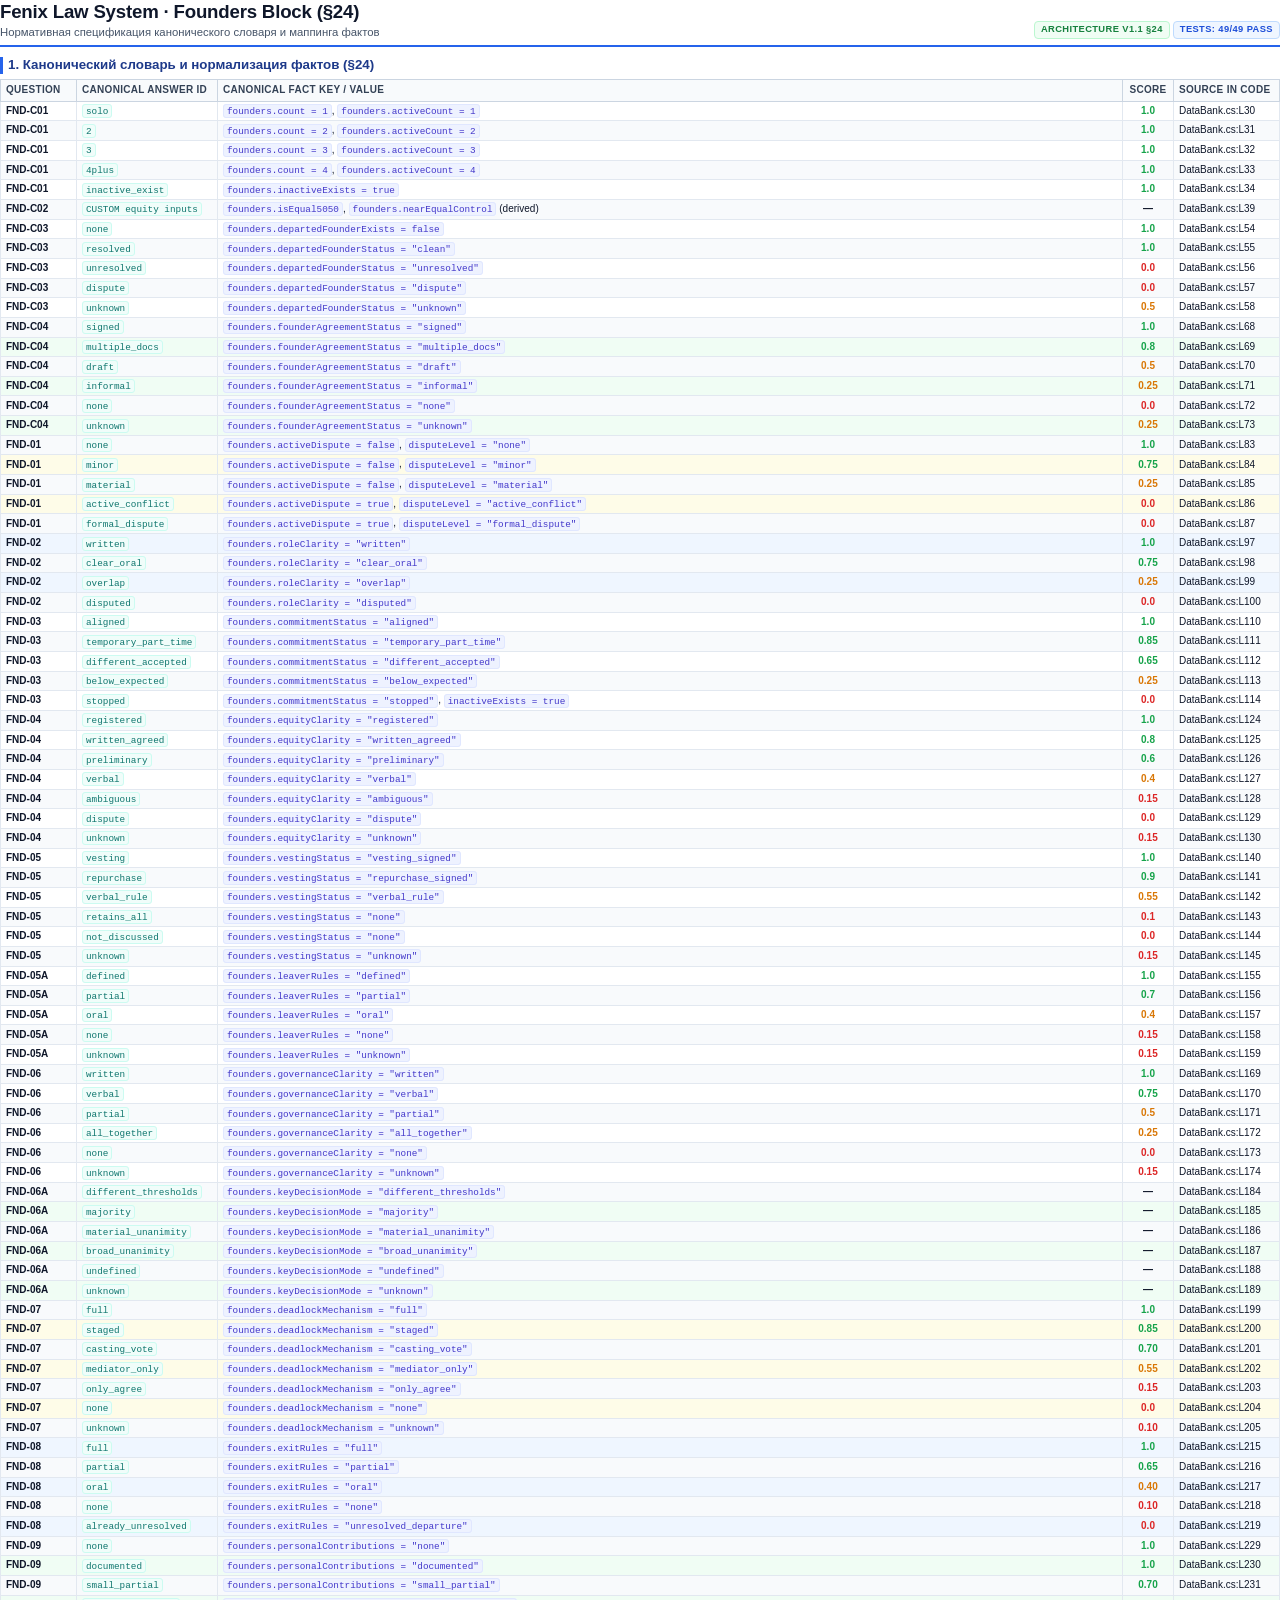
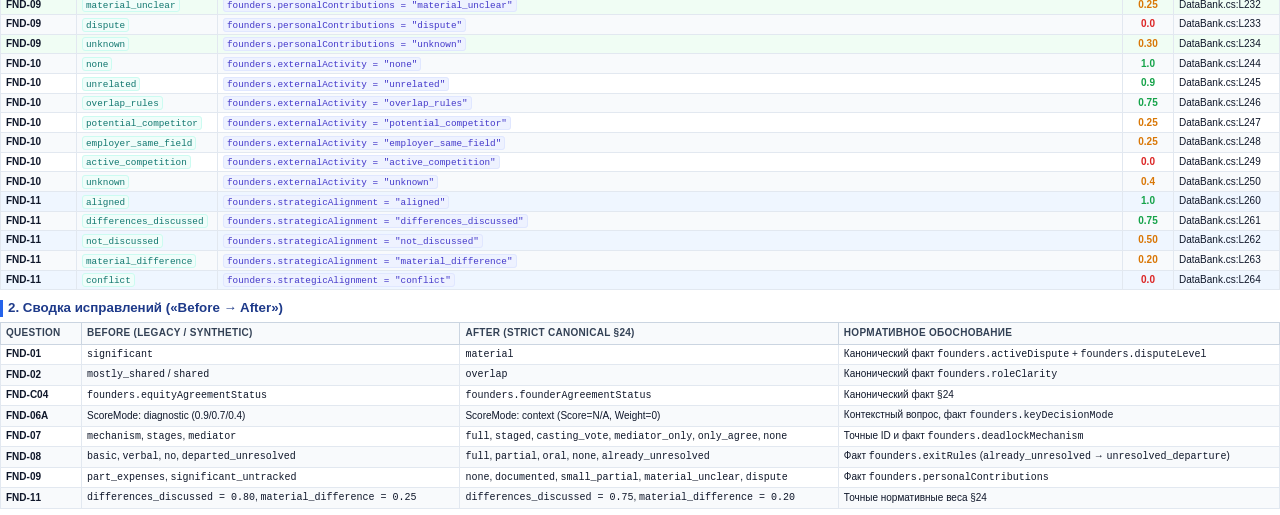
<file: founders_canonical_vocabulary_spec.html>
<!DOCTYPE html>
<html lang="ru">
<head>
<meta charset="UTF-8">
<title>Fenix Law System · Founders Block Canonical Vocabulary §24</title>
<style>
    @page {
        size: A4 portrait;
        margin: 10mm 10mm 12mm 10mm;
    }
    body {
        font-family: -apple-system, BlinkMacSystemFont, "Segoe UI", Roboto, Helvetica, Arial, sans-serif;
        color: #0f172a;
        background-color: #ffffff;
        margin: 0;
        padding: 0;
        font-size: 8pt;
        line-height: 1.25;
    }
    .header {
        border-bottom: 2px solid #2563eb;
        padding-bottom: 6px;
        margin-bottom: 10px;
        display: flex;
        justify-content: space-between;
        align-items: flex-end;
    }
    .title {
        font-size: 14pt;
        font-weight: 700;
        color: #0f172a;
        margin: 0;
        letter-spacing: -0.2px;
    }
    .subtitle {
        font-size: 8.5pt;
        color: #475569;
        margin-top: 2px;
        font-weight: 500;
    }
    .badge {
        display: inline-block;
        padding: 2.5px 6px;
        font-size: 7pt;
        font-weight: 600;
        border-radius: 4px;
        text-transform: uppercase;
        letter-spacing: 0.4px;
    }
    .badge-primary {
        background-color: #eff6ff;
        color: #1d4ed8;
        border: 1px solid #bfdbfe;
    }
    .badge-success {
        background-color: #f0fdf4;
        color: #15803d;
        border: 1px solid #bbf7d0;
    }
    .section-title {
        font-size: 10pt;
        font-weight: 700;
        color: #1e3a8a;
        margin-top: 10px;
        margin-bottom: 5px;
        border-left: 3px solid #2563eb;
        padding-left: 5px;
    }
    table {
        width: 100%;
        border-collapse: collapse;
        margin-bottom: 8px;
    }
    tr {
        page-break-inside: avoid;
    }
    thead {
        display: table-header-group;
    }
    th {
        background-color: #f8fafc;
        color: #334155;
        font-weight: 700;
        text-align: left;
        padding: 4px 5px;
        border: 1px solid #cbd5e1;
        font-size: 7.5pt;
        text-transform: uppercase;
        letter-spacing: 0.3px;
    }
    td {
        padding: 3px 5px;
        border: 1px solid #e2e8f0;
        vertical-align: middle;
        font-size: 7.5pt;
    }
    tr:nth-child(even) td {
        background-color: #f8fafc;
    }
    .code {
        font-family: "Cascadia Code", "Consolas", monospace;
        font-size: 7pt;
        color: #0f766e;
        background-color: #f0fdfa;
        padding: 0.5px 3px;
        border-radius: 3px;
        border: 1px solid #ccfbf1;
    }
    .fact {
        font-family: "Cascadia Code", "Consolas", monospace;
        font-size: 7pt;
        color: #4338ca;
        background-color: #eef2ff;
        padding: 0.5px 3px;
        border-radius: 3px;
        border: 1px solid #e0e7ff;
    }
    .score-cell {
        font-weight: 700;
        text-align: center;
        width: 35px;
    }
    .score-1 { color: #16a34a; }
    .score-mid { color: #d97706; }
    .score-0 { color: #dc2626; }
    .footer {
        margin-top: 10px;
        padding-top: 6px;
        border-top: 1px solid #e2e8f0;
        font-size: 7pt;
        color: #94a3b8;
        display: flex;
        justify-content: space-between;
    }
</style>
</head>
<body>

<div class="header">
    <div>
        <div class="title">Fenix Law System · Founders Block (§24)</div>
        <div class="subtitle">Нормативная спецификация канонического словаря и маппинга фактов</div>
    </div>
    <div>
        <span class="badge badge-success">Architecture v1.1 §24</span>
        <span class="badge badge-primary">Tests: 49/49 PASS</span>
    </div>
</div>

<div class="section-title">1. Канонический словарь и нормализация фактов (§24)</div>

<table>
    <thead>
        <tr>
            <th style="width: 65px;">Question</th>
            <th style="width: 130px;">Canonical Answer ID</th>
            <th>Canonical Fact Key / Value</th>
            <th style="width: 40px; text-align: center;">Score</th>
            <th style="width: 95px;">Source in Code</th>
        </tr>
    </thead>
    <tbody>
        <!-- FND-C01 -->
        <tr>
            <td><strong>FND-C01</strong></td>
            <td><span class="code">solo</span></td>
            <td><span class="fact">founders.count = 1</span>, <span class="fact">founders.activeCount = 1</span></td>
            <td class="score-cell score-1">1.0</td>
            <td>DataBank.cs:L30</td>
        </tr>
        <tr>
            <td><strong>FND-C01</strong></td>
            <td><span class="code">2</span></td>
            <td><span class="fact">founders.count = 2</span>, <span class="fact">founders.activeCount = 2</span></td>
            <td class="score-cell score-1">1.0</td>
            <td>DataBank.cs:L31</td>
        </tr>
        <tr>
            <td><strong>FND-C01</strong></td>
            <td><span class="code">3</span></td>
            <td><span class="fact">founders.count = 3</span>, <span class="fact">founders.activeCount = 3</span></td>
            <td class="score-cell score-1">1.0</td>
            <td>DataBank.cs:L32</td>
        </tr>
        <tr>
            <td><strong>FND-C01</strong></td>
            <td><span class="code">4plus</span></td>
            <td><span class="fact">founders.count = 4</span>, <span class="fact">founders.activeCount = 4</span></td>
            <td class="score-cell score-1">1.0</td>
            <td>DataBank.cs:L33</td>
        </tr>
        <tr>
            <td><strong>FND-C01</strong></td>
            <td><span class="code">inactive_exist</span></td>
            <td><span class="fact">founders.inactiveExists = true</span></td>
            <td class="score-cell score-1">1.0</td>
            <td>DataBank.cs:L34</td>
        </tr>

        <!-- FND-C02 -->
        <tr style="background-color: #f0fdf4;">
            <td><strong>FND-C02</strong></td>
            <td><span class="code">CUSTOM equity inputs</span></td>
            <td><span class="fact">founders.isEqual5050</span>, <span class="fact">founders.nearEqualControl</span> (derived)</td>
            <td class="score-cell">—</td>
            <td>DataBank.cs:L39</td>
        </tr>

        <!-- FND-C03 -->
        <tr>
            <td><strong>FND-C03</strong></td>
            <td><span class="code">none</span></td>
            <td><span class="fact">founders.departedFounderExists = false</span></td>
            <td class="score-cell score-1">1.0</td>
            <td>DataBank.cs:L54</td>
        </tr>
        <tr>
            <td><strong>FND-C03</strong></td>
            <td><span class="code">resolved</span></td>
            <td><span class="fact">founders.departedFounderStatus = "clean"</span></td>
            <td class="score-cell score-1">1.0</td>
            <td>DataBank.cs:L55</td>
        </tr>
        <tr>
            <td><strong>FND-C03</strong></td>
            <td><span class="code">unresolved</span></td>
            <td><span class="fact">founders.departedFounderStatus = "unresolved"</span></td>
            <td class="score-cell score-0">0.0</td>
            <td>DataBank.cs:L56</td>
        </tr>
        <tr>
            <td><strong>FND-C03</strong></td>
            <td><span class="code">dispute</span></td>
            <td><span class="fact">founders.departedFounderStatus = "dispute"</span></td>
            <td class="score-cell score-0">0.0</td>
            <td>DataBank.cs:L57</td>
        </tr>
        <tr>
            <td><strong>FND-C03</strong></td>
            <td><span class="code">unknown</span></td>
            <td><span class="fact">founders.departedFounderStatus = "unknown"</span></td>
            <td class="score-cell score-mid">0.5</td>
            <td>DataBank.cs:L58</td>
        </tr>

        <!-- FND-C04 -->
        <tr style="background-color: #f0fdf4;">
            <td><strong>FND-C04</strong></td>
            <td><span class="code">signed</span></td>
            <td><span class="fact">founders.founderAgreementStatus = "signed"</span></td>
            <td class="score-cell score-1">1.0</td>
            <td>DataBank.cs:L68</td>
        </tr>
        <tr style="background-color: #f0fdf4;">
            <td><strong>FND-C04</strong></td>
            <td><span class="code">multiple_docs</span></td>
            <td><span class="fact">founders.founderAgreementStatus = "multiple_docs"</span></td>
            <td class="score-cell score-1">0.8</td>
            <td>DataBank.cs:L69</td>
        </tr>
        <tr style="background-color: #f0fdf4;">
            <td><strong>FND-C04</strong></td>
            <td><span class="code">draft</span></td>
            <td><span class="fact">founders.founderAgreementStatus = "draft"</span></td>
            <td class="score-cell score-mid">0.5</td>
            <td>DataBank.cs:L70</td>
        </tr>
        <tr style="background-color: #f0fdf4;">
            <td><strong>FND-C04</strong></td>
            <td><span class="code">informal</span></td>
            <td><span class="fact">founders.founderAgreementStatus = "informal"</span></td>
            <td class="score-cell score-mid">0.25</td>
            <td>DataBank.cs:L71</td>
        </tr>
        <tr style="background-color: #f0fdf4;">
            <td><strong>FND-C04</strong></td>
            <td><span class="code">none</span></td>
            <td><span class="fact">founders.founderAgreementStatus = "none"</span></td>
            <td class="score-cell score-0">0.0</td>
            <td>DataBank.cs:L72</td>
        </tr>
        <tr style="background-color: #f0fdf4;">
            <td><strong>FND-C04</strong></td>
            <td><span class="code">unknown</span></td>
            <td><span class="fact">founders.founderAgreementStatus = "unknown"</span></td>
            <td class="score-cell score-mid">0.25</td>
            <td>DataBank.cs:L73</td>
        </tr>

        <!-- FND-01 -->
        <tr style="background-color: #fefce8;">
            <td><strong>FND-01</strong></td>
            <td><span class="code">none</span></td>
            <td><span class="fact">founders.activeDispute = false</span>, <span class="fact">disputeLevel = "none"</span></td>
            <td class="score-cell score-1">1.0</td>
            <td>DataBank.cs:L83</td>
        </tr>
        <tr style="background-color: #fefce8;">
            <td><strong>FND-01</strong></td>
            <td><span class="code">minor</span></td>
            <td><span class="fact">founders.activeDispute = false</span>, <span class="fact">disputeLevel = "minor"</span></td>
            <td class="score-cell score-1">0.75</td>
            <td>DataBank.cs:L84</td>
        </tr>
        <tr style="background-color: #fefce8;">
            <td><strong>FND-01</strong></td>
            <td><span class="code">material</span></td>
            <td><span class="fact">founders.activeDispute = false</span>, <span class="fact">disputeLevel = "material"</span></td>
            <td class="score-cell score-mid">0.25</td>
            <td>DataBank.cs:L85</td>
        </tr>
        <tr style="background-color: #fefce8;">
            <td><strong>FND-01</strong></td>
            <td><span class="code">active_conflict</span></td>
            <td><span class="fact">founders.activeDispute = true</span>, <span class="fact">disputeLevel = "active_conflict"</span></td>
            <td class="score-cell score-0">0.0</td>
            <td>DataBank.cs:L86</td>
        </tr>
        <tr style="background-color: #fefce8;">
            <td><strong>FND-01</strong></td>
            <td><span class="code">formal_dispute</span></td>
            <td><span class="fact">founders.activeDispute = true</span>, <span class="fact">disputeLevel = "formal_dispute"</span></td>
            <td class="score-cell score-0">0.0</td>
            <td>DataBank.cs:L87</td>
        </tr>

        <!-- FND-02 -->
        <tr style="background-color: #eff6ff;">
            <td><strong>FND-02</strong></td>
            <td><span class="code">written</span></td>
            <td><span class="fact">founders.roleClarity = "written"</span></td>
            <td class="score-cell score-1">1.0</td>
            <td>DataBank.cs:L97</td>
        </tr>
        <tr style="background-color: #eff6ff;">
            <td><strong>FND-02</strong></td>
            <td><span class="code">clear_oral</span></td>
            <td><span class="fact">founders.roleClarity = "clear_oral"</span></td>
            <td class="score-cell score-1">0.75</td>
            <td>DataBank.cs:L98</td>
        </tr>
        <tr style="background-color: #eff6ff;">
            <td><strong>FND-02</strong></td>
            <td><span class="code">overlap</span></td>
            <td><span class="fact">founders.roleClarity = "overlap"</span></td>
            <td class="score-cell score-mid">0.25</td>
            <td>DataBank.cs:L99</td>
        </tr>
        <tr style="background-color: #eff6ff;">
            <td><strong>FND-02</strong></td>
            <td><span class="code">disputed</span></td>
            <td><span class="fact">founders.roleClarity = "disputed"</span></td>
            <td class="score-cell score-0">0.0</td>
            <td>DataBank.cs:L100</td>
        </tr>

        <!-- FND-03 -->
        <tr>
            <td><strong>FND-03</strong></td>
            <td><span class="code">aligned</span></td>
            <td><span class="fact">founders.commitmentStatus = "aligned"</span></td>
            <td class="score-cell score-1">1.0</td>
            <td>DataBank.cs:L110</td>
        </tr>
        <tr>
            <td><strong>FND-03</strong></td>
            <td><span class="code">temporary_part_time</span></td>
            <td><span class="fact">founders.commitmentStatus = "temporary_part_time"</span></td>
            <td class="score-cell score-1">0.85</td>
            <td>DataBank.cs:L111</td>
        </tr>
        <tr>
            <td><strong>FND-03</strong></td>
            <td><span class="code">different_accepted</span></td>
            <td><span class="fact">founders.commitmentStatus = "different_accepted"</span></td>
            <td class="score-cell score-1">0.65</td>
            <td>DataBank.cs:L112</td>
        </tr>
        <tr>
            <td><strong>FND-03</strong></td>
            <td><span class="code">below_expected</span></td>
            <td><span class="fact">founders.commitmentStatus = "below_expected"</span></td>
            <td class="score-cell score-mid">0.25</td>
            <td>DataBank.cs:L113</td>
        </tr>
        <tr>
            <td><strong>FND-03</strong></td>
            <td><span class="code">stopped</span></td>
            <td><span class="fact">founders.commitmentStatus = "stopped"</span>, <span class="fact">inactiveExists = true</span></td>
            <td class="score-cell score-0">0.0</td>
            <td>DataBank.cs:L114</td>
        </tr>

        <!-- FND-04 -->
        <tr>
            <td><strong>FND-04</strong></td>
            <td><span class="code">registered</span></td>
            <td><span class="fact">founders.equityClarity = "registered"</span></td>
            <td class="score-cell score-1">1.0</td>
            <td>DataBank.cs:L124</td>
        </tr>
        <tr>
            <td><strong>FND-04</strong></td>
            <td><span class="code">written_agreed</span></td>
            <td><span class="fact">founders.equityClarity = "written_agreed"</span></td>
            <td class="score-cell score-1">0.8</td>
            <td>DataBank.cs:L125</td>
        </tr>
        <tr>
            <td><strong>FND-04</strong></td>
            <td><span class="code">preliminary</span></td>
            <td><span class="fact">founders.equityClarity = "preliminary"</span></td>
            <td class="score-cell score-1">0.6</td>
            <td>DataBank.cs:L126</td>
        </tr>
        <tr>
            <td><strong>FND-04</strong></td>
            <td><span class="code">verbal</span></td>
            <td><span class="fact">founders.equityClarity = "verbal"</span></td>
            <td class="score-cell score-mid">0.4</td>
            <td>DataBank.cs:L127</td>
        </tr>
        <tr>
            <td><strong>FND-04</strong></td>
            <td><span class="code">ambiguous</span></td>
            <td><span class="fact">founders.equityClarity = "ambiguous"</span></td>
            <td class="score-cell score-0">0.15</td>
            <td>DataBank.cs:L128</td>
        </tr>
        <tr>
            <td><strong>FND-04</strong></td>
            <td><span class="code">dispute</span></td>
            <td><span class="fact">founders.equityClarity = "dispute"</span></td>
            <td class="score-cell score-0">0.0</td>
            <td>DataBank.cs:L129</td>
        </tr>
        <tr>
            <td><strong>FND-04</strong></td>
            <td><span class="code">unknown</span></td>
            <td><span class="fact">founders.equityClarity = "unknown"</span></td>
            <td class="score-cell score-0">0.15</td>
            <td>DataBank.cs:L130</td>
        </tr>

        <!-- FND-05 -->
        <tr>
            <td><strong>FND-05</strong></td>
            <td><span class="code">vesting</span></td>
            <td><span class="fact">founders.vestingStatus = "vesting_signed"</span></td>
            <td class="score-cell score-1">1.0</td>
            <td>DataBank.cs:L140</td>
        </tr>
        <tr>
            <td><strong>FND-05</strong></td>
            <td><span class="code">repurchase</span></td>
            <td><span class="fact">founders.vestingStatus = "repurchase_signed"</span></td>
            <td class="score-cell score-1">0.9</td>
            <td>DataBank.cs:L141</td>
        </tr>
        <tr>
            <td><strong>FND-05</strong></td>
            <td><span class="code">verbal_rule</span></td>
            <td><span class="fact">founders.vestingStatus = "verbal_rule"</span></td>
            <td class="score-cell score-mid">0.55</td>
            <td>DataBank.cs:L142</td>
        </tr>
        <tr>
            <td><strong>FND-05</strong></td>
            <td><span class="code">retains_all</span></td>
            <td><span class="fact">founders.vestingStatus = "none"</span></td>
            <td class="score-cell score-0">0.1</td>
            <td>DataBank.cs:L143</td>
        </tr>
        <tr>
            <td><strong>FND-05</strong></td>
            <td><span class="code">not_discussed</span></td>
            <td><span class="fact">founders.vestingStatus = "none"</span></td>
            <td class="score-cell score-0">0.0</td>
            <td>DataBank.cs:L144</td>
        </tr>
        <tr>
            <td><strong>FND-05</strong></td>
            <td><span class="code">unknown</span></td>
            <td><span class="fact">founders.vestingStatus = "unknown"</span></td>
            <td class="score-cell score-0">0.15</td>
            <td>DataBank.cs:L145</td>
        </tr>

        <!-- FND-05A -->
        <tr>
            <td><strong>FND-05A</strong></td>
            <td><span class="code">defined</span></td>
            <td><span class="fact">founders.leaverRules = "defined"</span></td>
            <td class="score-cell score-1">1.0</td>
            <td>DataBank.cs:L155</td>
        </tr>
        <tr>
            <td><strong>FND-05A</strong></td>
            <td><span class="code">partial</span></td>
            <td><span class="fact">founders.leaverRules = "partial"</span></td>
            <td class="score-cell score-1">0.7</td>
            <td>DataBank.cs:L156</td>
        </tr>
        <tr>
            <td><strong>FND-05A</strong></td>
            <td><span class="code">oral</span></td>
            <td><span class="fact">founders.leaverRules = "oral"</span></td>
            <td class="score-cell score-mid">0.4</td>
            <td>DataBank.cs:L157</td>
        </tr>
        <tr>
            <td><strong>FND-05A</strong></td>
            <td><span class="code">none</span></td>
            <td><span class="fact">founders.leaverRules = "none"</span></td>
            <td class="score-cell score-0">0.15</td>
            <td>DataBank.cs:L158</td>
        </tr>
        <tr>
            <td><strong>FND-05A</strong></td>
            <td><span class="code">unknown</span></td>
            <td><span class="fact">founders.leaverRules = "unknown"</span></td>
            <td class="score-cell score-0">0.15</td>
            <td>DataBank.cs:L159</td>
        </tr>

        <!-- FND-06 -->
        <tr>
            <td><strong>FND-06</strong></td>
            <td><span class="code">written</span></td>
            <td><span class="fact">founders.governanceClarity = "written"</span></td>
            <td class="score-cell score-1">1.0</td>
            <td>DataBank.cs:L169</td>
        </tr>
        <tr>
            <td><strong>FND-06</strong></td>
            <td><span class="code">verbal</span></td>
            <td><span class="fact">founders.governanceClarity = "verbal"</span></td>
            <td class="score-cell score-1">0.75</td>
            <td>DataBank.cs:L170</td>
        </tr>
        <tr>
            <td><strong>FND-06</strong></td>
            <td><span class="code">partial</span></td>
            <td><span class="fact">founders.governanceClarity = "partial"</span></td>
            <td class="score-cell score-mid">0.5</td>
            <td>DataBank.cs:L171</td>
        </tr>
        <tr>
            <td><strong>FND-06</strong></td>
            <td><span class="code">all_together</span></td>
            <td><span class="fact">founders.governanceClarity = "all_together"</span></td>
            <td class="score-cell score-mid">0.25</td>
            <td>DataBank.cs:L172</td>
        </tr>
        <tr>
            <td><strong>FND-06</strong></td>
            <td><span class="code">none</span></td>
            <td><span class="fact">founders.governanceClarity = "none"</span></td>
            <td class="score-cell score-0">0.0</td>
            <td>DataBank.cs:L173</td>
        </tr>
        <tr>
            <td><strong>FND-06</strong></td>
            <td><span class="code">unknown</span></td>
            <td><span class="fact">founders.governanceClarity = "unknown"</span></td>
            <td class="score-cell score-0">0.15</td>
            <td>DataBank.cs:L174</td>
        </tr>

        <!-- FND-06A -->
        <tr style="background-color: #f0fdf4;">
            <td><strong>FND-06A</strong></td>
            <td><span class="code">different_thresholds</span></td>
            <td><span class="fact">founders.keyDecisionMode = "different_thresholds"</span></td>
            <td class="score-cell">—</td>
            <td>DataBank.cs:L184</td>
        </tr>
        <tr style="background-color: #f0fdf4;">
            <td><strong>FND-06A</strong></td>
            <td><span class="code">majority</span></td>
            <td><span class="fact">founders.keyDecisionMode = "majority"</span></td>
            <td class="score-cell">—</td>
            <td>DataBank.cs:L185</td>
        </tr>
        <tr style="background-color: #f0fdf4;">
            <td><strong>FND-06A</strong></td>
            <td><span class="code">material_unanimity</span></td>
            <td><span class="fact">founders.keyDecisionMode = "material_unanimity"</span></td>
            <td class="score-cell">—</td>
            <td>DataBank.cs:L186</td>
        </tr>
        <tr style="background-color: #f0fdf4;">
            <td><strong>FND-06A</strong></td>
            <td><span class="code">broad_unanimity</span></td>
            <td><span class="fact">founders.keyDecisionMode = "broad_unanimity"</span></td>
            <td class="score-cell">—</td>
            <td>DataBank.cs:L187</td>
        </tr>
        <tr style="background-color: #f0fdf4;">
            <td><strong>FND-06A</strong></td>
            <td><span class="code">undefined</span></td>
            <td><span class="fact">founders.keyDecisionMode = "undefined"</span></td>
            <td class="score-cell">—</td>
            <td>DataBank.cs:L188</td>
        </tr>
        <tr style="background-color: #f0fdf4;">
            <td><strong>FND-06A</strong></td>
            <td><span class="code">unknown</span></td>
            <td><span class="fact">founders.keyDecisionMode = "unknown"</span></td>
            <td class="score-cell">—</td>
            <td>DataBank.cs:L189</td>
        </tr>

        <!-- FND-07 -->
        <tr style="background-color: #fefce8;">
            <td><strong>FND-07</strong></td>
            <td><span class="code">full</span></td>
            <td><span class="fact">founders.deadlockMechanism = "full"</span></td>
            <td class="score-cell score-1">1.0</td>
            <td>DataBank.cs:L199</td>
        </tr>
        <tr style="background-color: #fefce8;">
            <td><strong>FND-07</strong></td>
            <td><span class="code">staged</span></td>
            <td><span class="fact">founders.deadlockMechanism = "staged"</span></td>
            <td class="score-cell score-1">0.85</td>
            <td>DataBank.cs:L200</td>
        </tr>
        <tr style="background-color: #fefce8;">
            <td><strong>FND-07</strong></td>
            <td><span class="code">casting_vote</span></td>
            <td><span class="fact">founders.deadlockMechanism = "casting_vote"</span></td>
            <td class="score-cell score-1">0.70</td>
            <td>DataBank.cs:L201</td>
        </tr>
        <tr style="background-color: #fefce8;">
            <td><strong>FND-07</strong></td>
            <td><span class="code">mediator_only</span></td>
            <td><span class="fact">founders.deadlockMechanism = "mediator_only"</span></td>
            <td class="score-cell score-mid">0.55</td>
            <td>DataBank.cs:L202</td>
        </tr>
        <tr style="background-color: #fefce8;">
            <td><strong>FND-07</strong></td>
            <td><span class="code">only_agree</span></td>
            <td><span class="fact">founders.deadlockMechanism = "only_agree"</span></td>
            <td class="score-cell score-0">0.15</td>
            <td>DataBank.cs:L203</td>
        </tr>
        <tr style="background-color: #fefce8;">
            <td><strong>FND-07</strong></td>
            <td><span class="code">none</span></td>
            <td><span class="fact">founders.deadlockMechanism = "none"</span></td>
            <td class="score-cell score-0">0.0</td>
            <td>DataBank.cs:L204</td>
        </tr>
        <tr style="background-color: #fefce8;">
            <td><strong>FND-07</strong></td>
            <td><span class="code">unknown</span></td>
            <td><span class="fact">founders.deadlockMechanism = "unknown"</span></td>
            <td class="score-cell score-0">0.10</td>
            <td>DataBank.cs:L205</td>
        </tr>

        <!-- FND-08 -->
        <tr style="background-color: #eff6ff;">
            <td><strong>FND-08</strong></td>
            <td><span class="code">full</span></td>
            <td><span class="fact">founders.exitRules = "full"</span></td>
            <td class="score-cell score-1">1.0</td>
            <td>DataBank.cs:L215</td>
        </tr>
        <tr style="background-color: #eff6ff;">
            <td><strong>FND-08</strong></td>
            <td><span class="code">partial</span></td>
            <td><span class="fact">founders.exitRules = "partial"</span></td>
            <td class="score-cell score-1">0.65</td>
            <td>DataBank.cs:L216</td>
        </tr>
        <tr style="background-color: #eff6ff;">
            <td><strong>FND-08</strong></td>
            <td><span class="code">oral</span></td>
            <td><span class="fact">founders.exitRules = "oral"</span></td>
            <td class="score-cell score-mid">0.40</td>
            <td>DataBank.cs:L217</td>
        </tr>
        <tr style="background-color: #eff6ff;">
            <td><strong>FND-08</strong></td>
            <td><span class="code">none</span></td>
            <td><span class="fact">founders.exitRules = "none"</span></td>
            <td class="score-cell score-0">0.10</td>
            <td>DataBank.cs:L218</td>
        </tr>
        <tr style="background-color: #eff6ff;">
            <td><strong>FND-08</strong></td>
            <td><span class="code">already_unresolved</span></td>
            <td><span class="fact">founders.exitRules = "unresolved_departure"</span></td>
            <td class="score-cell score-0">0.0</td>
            <td>DataBank.cs:L219</td>
        </tr>

        <!-- FND-09 -->
        <tr style="background-color: #f0fdf4;">
            <td><strong>FND-09</strong></td>
            <td><span class="code">none</span></td>
            <td><span class="fact">founders.personalContributions = "none"</span></td>
            <td class="score-cell score-1">1.0</td>
            <td>DataBank.cs:L229</td>
        </tr>
        <tr style="background-color: #f0fdf4;">
            <td><strong>FND-09</strong></td>
            <td><span class="code">documented</span></td>
            <td><span class="fact">founders.personalContributions = "documented"</span></td>
            <td class="score-cell score-1">1.0</td>
            <td>DataBank.cs:L230</td>
        </tr>
        <tr style="background-color: #f0fdf4;">
            <td><strong>FND-09</strong></td>
            <td><span class="code">small_partial</span></td>
            <td><span class="fact">founders.personalContributions = "small_partial"</span></td>
            <td class="score-cell score-1">0.70</td>
            <td>DataBank.cs:L231</td>
        </tr>
        <tr style="background-color: #f0fdf4;">
            <td><strong>FND-09</strong></td>
            <td><span class="code">material_unclear</span></td>
            <td><span class="fact">founders.personalContributions = "material_unclear"</span></td>
            <td class="score-cell score-mid">0.25</td>
            <td>DataBank.cs:L232</td>
        </tr>
        <tr style="background-color: #f0fdf4;">
            <td><strong>FND-09</strong></td>
            <td><span class="code">dispute</span></td>
            <td><span class="fact">founders.personalContributions = "dispute"</span></td>
            <td class="score-cell score-0">0.0</td>
            <td>DataBank.cs:L233</td>
        </tr>
        <tr style="background-color: #f0fdf4;">
            <td><strong>FND-09</strong></td>
            <td><span class="code">unknown</span></td>
            <td><span class="fact">founders.personalContributions = "unknown"</span></td>
            <td class="score-cell score-mid">0.30</td>
            <td>DataBank.cs:L234</td>
        </tr>

        <!-- FND-10 -->
        <tr>
            <td><strong>FND-10</strong></td>
            <td><span class="code">none</span></td>
            <td><span class="fact">founders.externalActivity = "none"</span></td>
            <td class="score-cell score-1">1.0</td>
            <td>DataBank.cs:L244</td>
        </tr>
        <tr>
            <td><strong>FND-10</strong></td>
            <td><span class="code">unrelated</span></td>
            <td><span class="fact">founders.externalActivity = "unrelated"</span></td>
            <td class="score-cell score-1">0.9</td>
            <td>DataBank.cs:L245</td>
        </tr>
        <tr>
            <td><strong>FND-10</strong></td>
            <td><span class="code">overlap_rules</span></td>
            <td><span class="fact">founders.externalActivity = "overlap_rules"</span></td>
            <td class="score-cell score-1">0.75</td>
            <td>DataBank.cs:L246</td>
        </tr>
        <tr>
            <td><strong>FND-10</strong></td>
            <td><span class="code">potential_competitor</span></td>
            <td><span class="fact">founders.externalActivity = "potential_competitor"</span></td>
            <td class="score-cell score-mid">0.25</td>
            <td>DataBank.cs:L247</td>
        </tr>
        <tr>
            <td><strong>FND-10</strong></td>
            <td><span class="code">employer_same_field</span></td>
            <td><span class="fact">founders.externalActivity = "employer_same_field"</span></td>
            <td class="score-cell score-mid">0.25</td>
            <td>DataBank.cs:L248</td>
        </tr>
        <tr>
            <td><strong>FND-10</strong></td>
            <td><span class="code">active_competition</span></td>
            <td><span class="fact">founders.externalActivity = "active_competition"</span></td>
            <td class="score-cell score-0">0.0</td>
            <td>DataBank.cs:L249</td>
        </tr>
        <tr>
            <td><strong>FND-10</strong></td>
            <td><span class="code">unknown</span></td>
            <td><span class="fact">founders.externalActivity = "unknown"</span></td>
            <td class="score-cell score-mid">0.4</td>
            <td>DataBank.cs:L250</td>
        </tr>

        <!-- FND-11 -->
        <tr style="background-color: #eff6ff;">
            <td><strong>FND-11</strong></td>
            <td><span class="code">aligned</span></td>
            <td><span class="fact">founders.strategicAlignment = "aligned"</span></td>
            <td class="score-cell score-1">1.0</td>
            <td>DataBank.cs:L260</td>
        </tr>
        <tr style="background-color: #eff6ff;">
            <td><strong>FND-11</strong></td>
            <td><span class="code">differences_discussed</span></td>
            <td><span class="fact">founders.strategicAlignment = "differences_discussed"</span></td>
            <td class="score-cell score-1">0.75</td>
            <td>DataBank.cs:L261</td>
        </tr>
        <tr style="background-color: #eff6ff;">
            <td><strong>FND-11</strong></td>
            <td><span class="code">not_discussed</span></td>
            <td><span class="fact">founders.strategicAlignment = "not_discussed"</span></td>
            <td class="score-cell score-mid">0.50</td>
            <td>DataBank.cs:L262</td>
        </tr>
        <tr style="background-color: #eff6ff;">
            <td><strong>FND-11</strong></td>
            <td><span class="code">material_difference</span></td>
            <td><span class="fact">founders.strategicAlignment = "material_difference"</span></td>
            <td class="score-cell score-mid">0.20</td>
            <td>DataBank.cs:L263</td>
        </tr>
        <tr style="background-color: #eff6ff;">
            <td><strong>FND-11</strong></td>
            <td><span class="code">conflict</span></td>
            <td><span class="fact">founders.strategicAlignment = "conflict"</span></td>
            <td class="score-cell score-0">0.0</td>
            <td>DataBank.cs:L264</td>
        </tr>
    </tbody>
</table>

<div class="section-title">2. Сводка исправлений («Before → After»)</div>
<table>
    <thead>
        <tr>
            <th style="width: 70px;">Question</th>
            <th>Before (Legacy / Synthetic)</th>
            <th>After (Strict Canonical §24)</th>
            <th>Нормативное обоснование</th>
        </tr>
    </thead>
    <tbody>
        <tr>
            <td><strong>FND-01</strong></td>
            <td><code>significant</code></td>
            <td><code>material</code></td>
            <td>Канонический факт <code>founders.activeDispute</code> + <code>founders.disputeLevel</code></td>
        </tr>
        <tr>
            <td><strong>FND-02</strong></td>
            <td><code>mostly_shared</code> / <code>shared</code></td>
            <td><code>overlap</code></td>
            <td>Канонический факт <code>founders.roleClarity</code></td>
        </tr>
        <tr>
            <td><strong>FND-C04</strong></td>
            <td><code>founders.equityAgreementStatus</code></td>
            <td><code>founders.founderAgreementStatus</code></td>
            <td>Канонический факт §24</td>
        </tr>
        <tr>
            <td><strong>FND-06A</strong></td>
            <td>ScoreMode: diagnostic (0.9/0.7/0.4)</td>
            <td>ScoreMode: context (Score=N/A, Weight=0)</td>
            <td>Контекстный вопрос, факт <code>founders.keyDecisionMode</code></td>
        </tr>
        <tr>
            <td><strong>FND-07</strong></td>
            <td><code>mechanism</code>, <code>stages</code>, <code>mediator</code></td>
            <td><code>full</code>, <code>staged</code>, <code>casting_vote</code>, <code>mediator_only</code>, <code>only_agree</code>, <code>none</code></td>
            <td>Точные ID и факт <code>founders.deadlockMechanism</code></td>
        </tr>
        <tr>
            <td><strong>FND-08</strong></td>
            <td><code>basic</code>, <code>verbal</code>, <code>no</code>, <code>departed_unresolved</code></td>
            <td><code>full</code>, <code>partial</code>, <code>oral</code>, <code>none</code>, <code>already_unresolved</code></td>
            <td>Факт <code>founders.exitRules</code> (<code>already_unresolved</code> → <code>unresolved_departure</code>)</td>
        </tr>
        <tr>
            <td><strong>FND-09</strong></td>
            <td><code>part_expenses</code>, <code>significant_untracked</code></td>
            <td><code>none</code>, <code>documented</code>, <code>small_partial</code>, <code>material_unclear</code>, <code>dispute</code></td>
            <td>Факт <code>founders.personalContributions</code></td>
        </tr>
        <tr>
            <td><strong>FND-11</strong></td>
            <td><code>differences_discussed = 0.80</code>, <code>material_difference = 0.25</code></td>
            <td><code>differences_discussed = 0.75</code>, <code>material_difference = 0.20</code></td>
            <td>Точные нормативные веса §24</td>
        </tr>
    </tbody>
</table>

<div class="footer">
    <div>Fenix Law System · Legal Screening Engine · Developer Architecture v1.1</div>
    <div>Дата генерации: 2026-08-27 · Статус: Production Verified</div>
</div>

</body>
</html>
</file>
